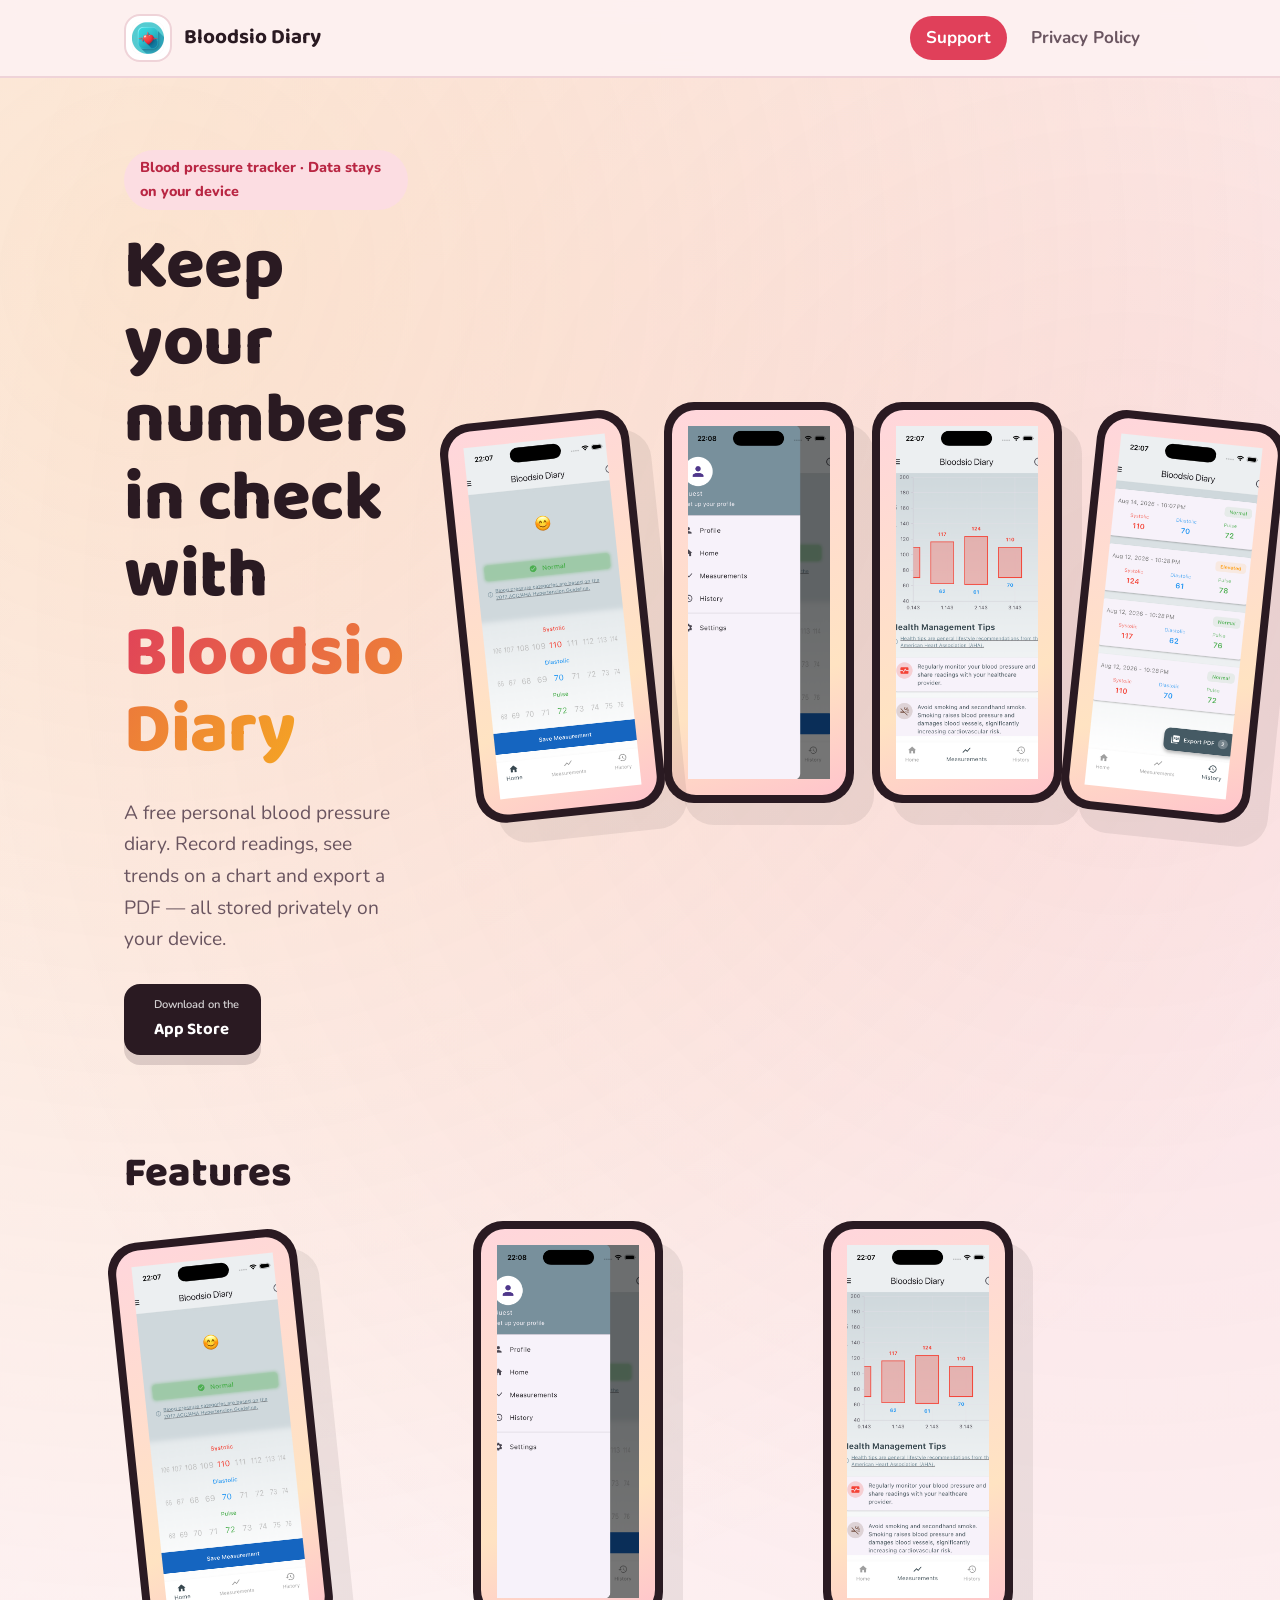
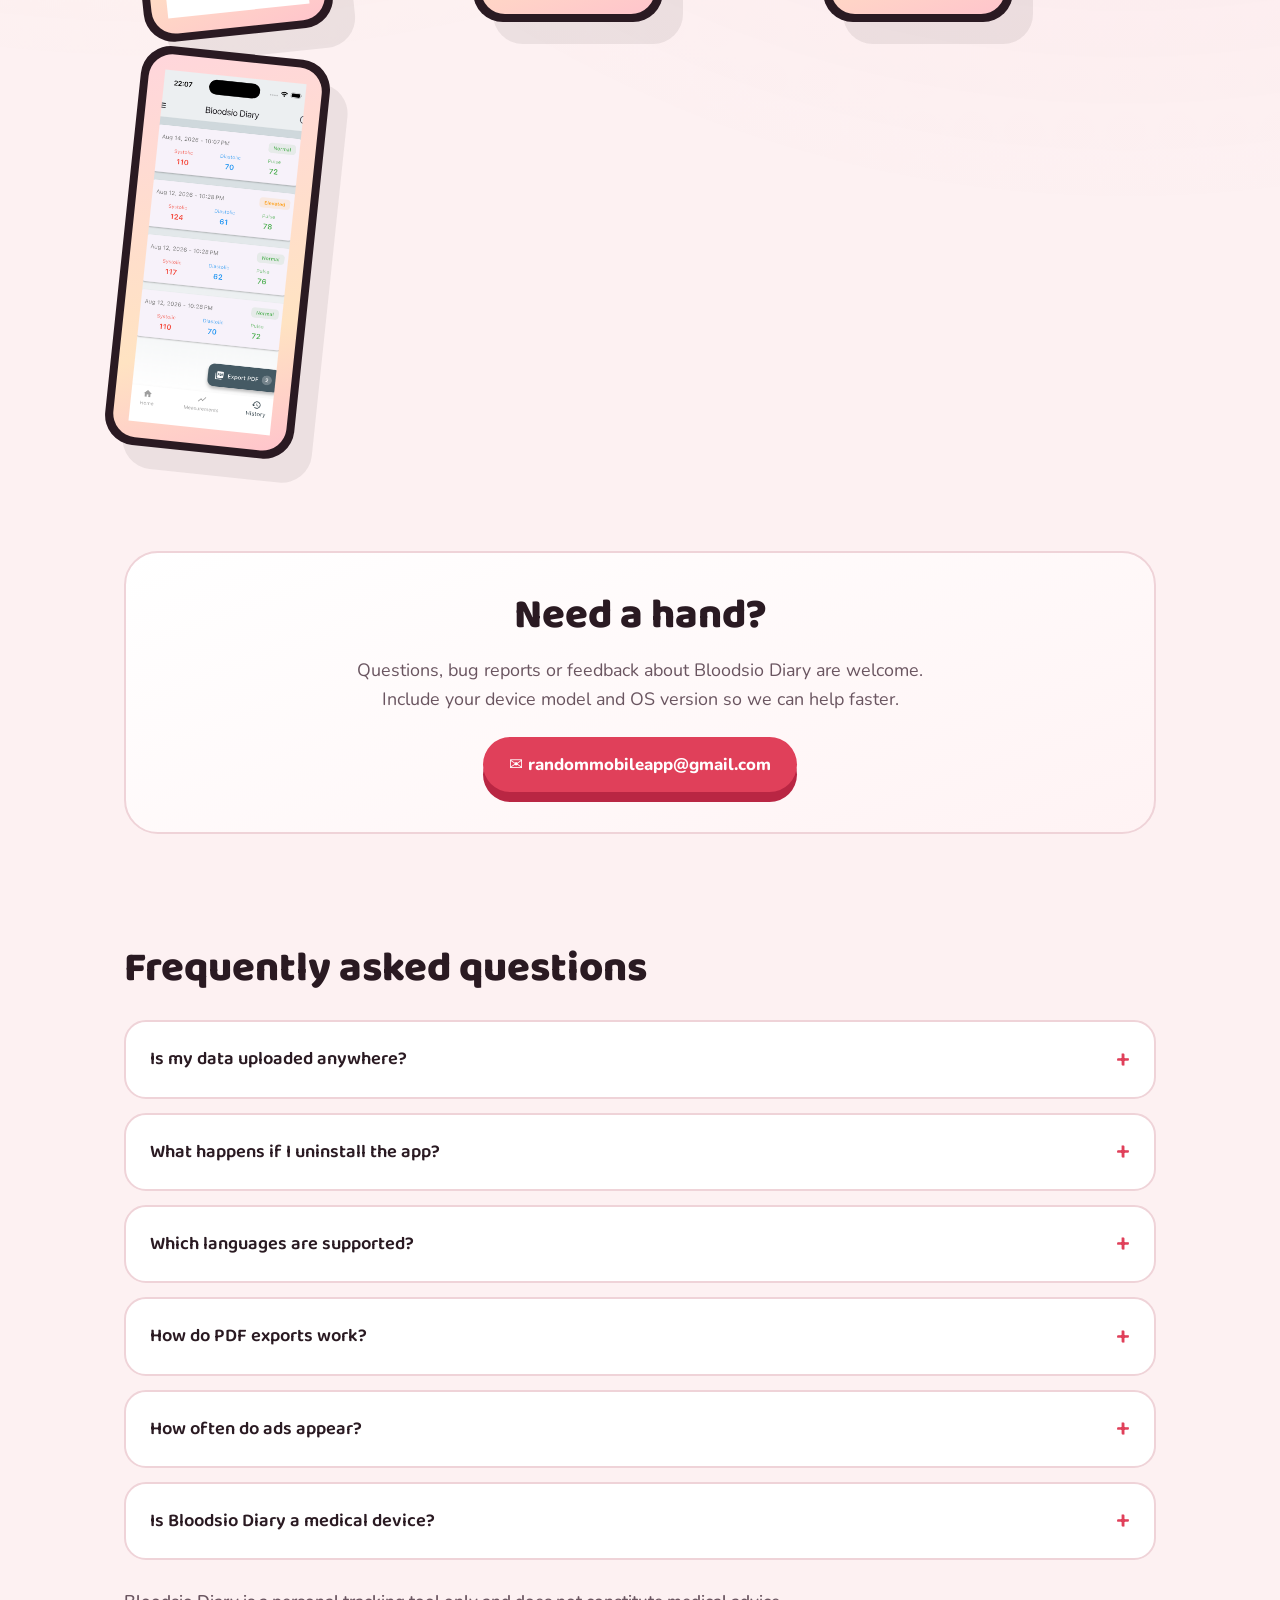
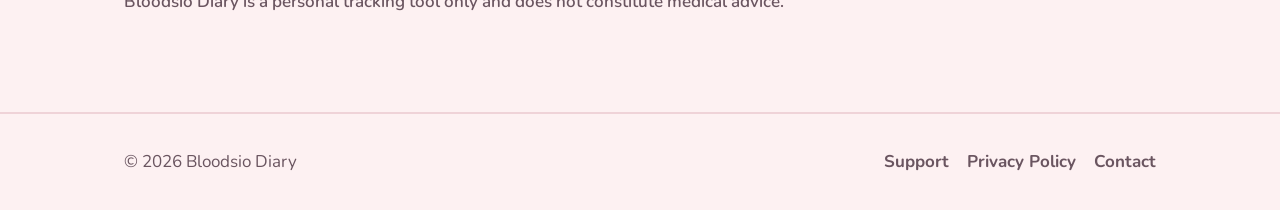
<file: index.html>
<!DOCTYPE html>
<html lang="en">
<head>
  <meta charset="UTF-8" />
  <meta name="viewport" content="width=device-width, initial-scale=1" />
  <title>Bloodsio Diary — Support</title>
  <meta name="description" content="Support and help for Bloodsio Diary, a free personal blood pressure tracking app. Contact us with questions, bug reports, or feedback." />
  <meta name="referrer" content="origin" />
  <meta property="og:title" content="Bloodsio Diary" />
  <meta property="og:type" content="website" />
  <meta property="og:description" content="Support and help for Bloodsio Diary." />
  <link rel="icon" type="image/svg+xml" href="/images/logo.svg" />
  <link rel="icon" type="image/png" sizes="32x32" href="/images/logo.png" />
  <link rel="preconnect" href="https://fonts.googleapis.com" />
  <link rel="preconnect" href="https://fonts.gstatic.com" crossorigin />
  <link href="https://fonts.googleapis.com/css2?family=Baloo+2:wght@500;600;700;800&family=Nunito:wght@400;600;700;800&display=swap" rel="stylesheet" />
  <link rel="stylesheet" href="styles.css" />
</head>
<body>
  <header class="site-header">
    <nav class="nav" aria-label="Primary">
      <a class="brand" href="index.html">
        <span class="logo"><img src="images/logo.png"></span>
        <span class="name">Bloodsio Diary</span>
      </a>
      <div class="nav-links">
        <a href="index.html" class="active">Support</a>
        <a href="privacy-policy.html">Privacy&nbsp;Policy</a>
      </div>
    </nav>
  </header>

  <main>
    <section class="hero">
      <div class="wrap hero-grid">
        <div>
          <span class="eyebrow">Blood pressure tracker · Data stays on your device</span>
          <h1>Keep your numbers in check with <span class="glaze">Bloodsio Diary</span></h1>
          <p class="lead">A free personal blood pressure diary. Record readings, see trends on a chart and export a PDF — all stored privately on your device.</p>
          <div class="badges">
            <!-- Replace href="#" with your store link -->
            <a class="store-badge" href="#" aria-label="Download the app">
              <span class="ico" aria-hidden="true"></span>
              <span><small>Download on the</small><b>App Store</b></span>
            </a>
          </div>
        </div>

        <div class="phones" aria-hidden="true">
          <!-- Replace the placeholder screens with your own screenshots:
               <div class="screen"><img src="images/screen-1.png" alt="Bloodsio Diary screen"></div> -->
          <div class="phone tilt-l">
            <div class="screen"><img src="images/screen-1.png" alt="Oynanış"></div>
          </div>
          <div class="phone">
            <div class="screen"><img src="images/screen-2.png" alt="Oynanış"></div>
          </div>
          <div class="phone">
            <div class="screen"><img src="images/screen-3.png" alt="Oynanış"></div>
          </div>
          <div class="phone tilt-r">
            <div class="screen"><img src="images/screen-4.png" alt="Oynanış"></div>
          </div>
        </div>
      </div>
    </section>

    <section class="section" id="features">
      <div class="wrap">
        <h2>Features</h2>
        <div class="info-grid">
          <div class="phone tilt-l">
            <div class="screen"><img src="images/screen-1.png" alt="Oynanış"></div>
          </div>
          <div class="phone">
            <div class="screen"><img src="images/screen-2.png" alt="Oynanış"></div>
          </div>
          <div class="phone">
            <div class="screen"><img src="images/screen-3.png" alt="Oynanış"></div>
          </div>
          <div class="phone tilt-r">
            <div class="screen"><img src="images/screen-4.png" alt="Oynanış"></div>
          </div>
        </div>
      </div>
    </section>

    <section class="section" id="support">
      <div class="wrap">
        <div class="card support-card">
          <h2>Need a hand?</h2>
          <p>Questions, bug reports or feedback about Bloodsio Diary are welcome. Include your device model and OS version so we can help faster.</p>
          <a class="contact-pill" href="mailto:randommobileapp@gmail.com">✉️ randommobileapp@gmail.com</a>
        </div>
      </div>
    </section>

    <section class="section" id="faq">
      <div class="wrap">
        <h2>Frequently asked questions</h2>
        <div class="faq">
          <details class="faq-item">
            <summary>Is my data uploaded anywhere?</summary>
            <div class="answer">No. All your measurements and profile information are stored exclusively on your device and are never sent to servers or third parties.</div>
          </details>
          <details class="faq-item">
            <summary>What happens if I uninstall the app?</summary>
            <div class="answer">Because there is no cloud backup, uninstalling or reinstalling the app permanently deletes your local data. It cannot be recovered.</div>
          </details>
          <details class="faq-item">
            <summary>Which languages are supported?</summary>
            <div class="answer">English, Turkish, Russian, German, French, Italian and Greek. The app follows your device's system language.</div>
          </details>
          <details class="faq-item">
            <summary>How do PDF exports work?</summary>
            <div class="answer">You get 2 free PDF exports per day. You can watch an ad to earn additional export credits.</div>
          </details>
          <details class="faq-item">
            <summary>How often do ads appear?</summary>
            <div class="answer">Full-screen ads appear approximately every 3–5 measurement saves. They help support development of the free app.</div>
          </details>
          <details class="faq-item">
            <summary>Is Bloodsio Diary a medical device?</summary>
            <div class="answer">No. It is a personal tracking tool only and does not constitute medical advice. Please consult a healthcare professional about your blood pressure.</div>
          </details>
        </div>
        <p class="reply-note" style="margin-top:28px">Bloodsio Diary is a personal tracking tool only and does not constitute medical advice.</p>
      </div>
    </section>
  </main>

  <footer class="site-footer">
    <div class="wrap footer-inner">
      <span>© <span id="year">2026</span> Bloodsio Diary</span>
      <nav aria-label="Footer">
        <a href="index.html">Support</a>
        <a href="privacy-policy.html">Privacy Policy</a>
        <a href="mailto:randommobileapp@gmail.com">Contact</a>
      </nav>
    </div>
  </footer>

  <script>document.getElementById("year").textContent = new Date().getFullYear();</script>
</body>
</html>
</file>
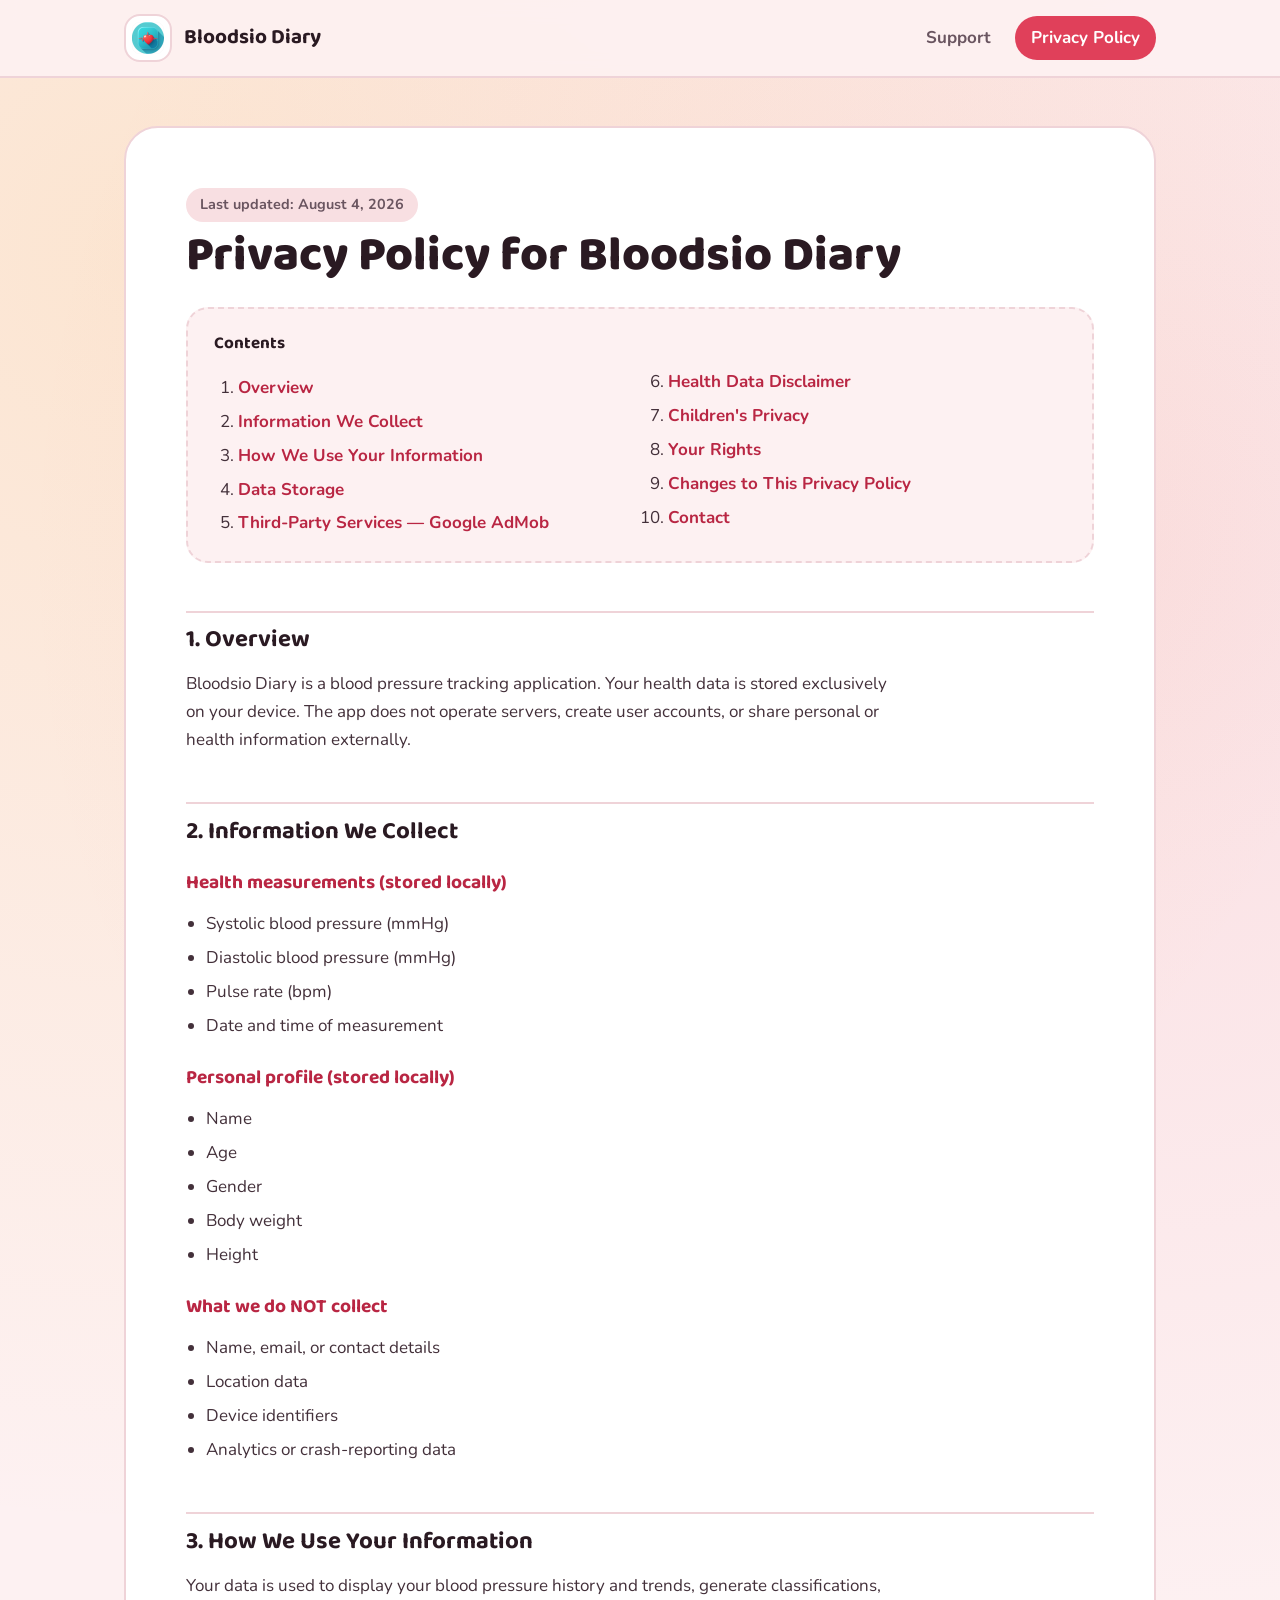
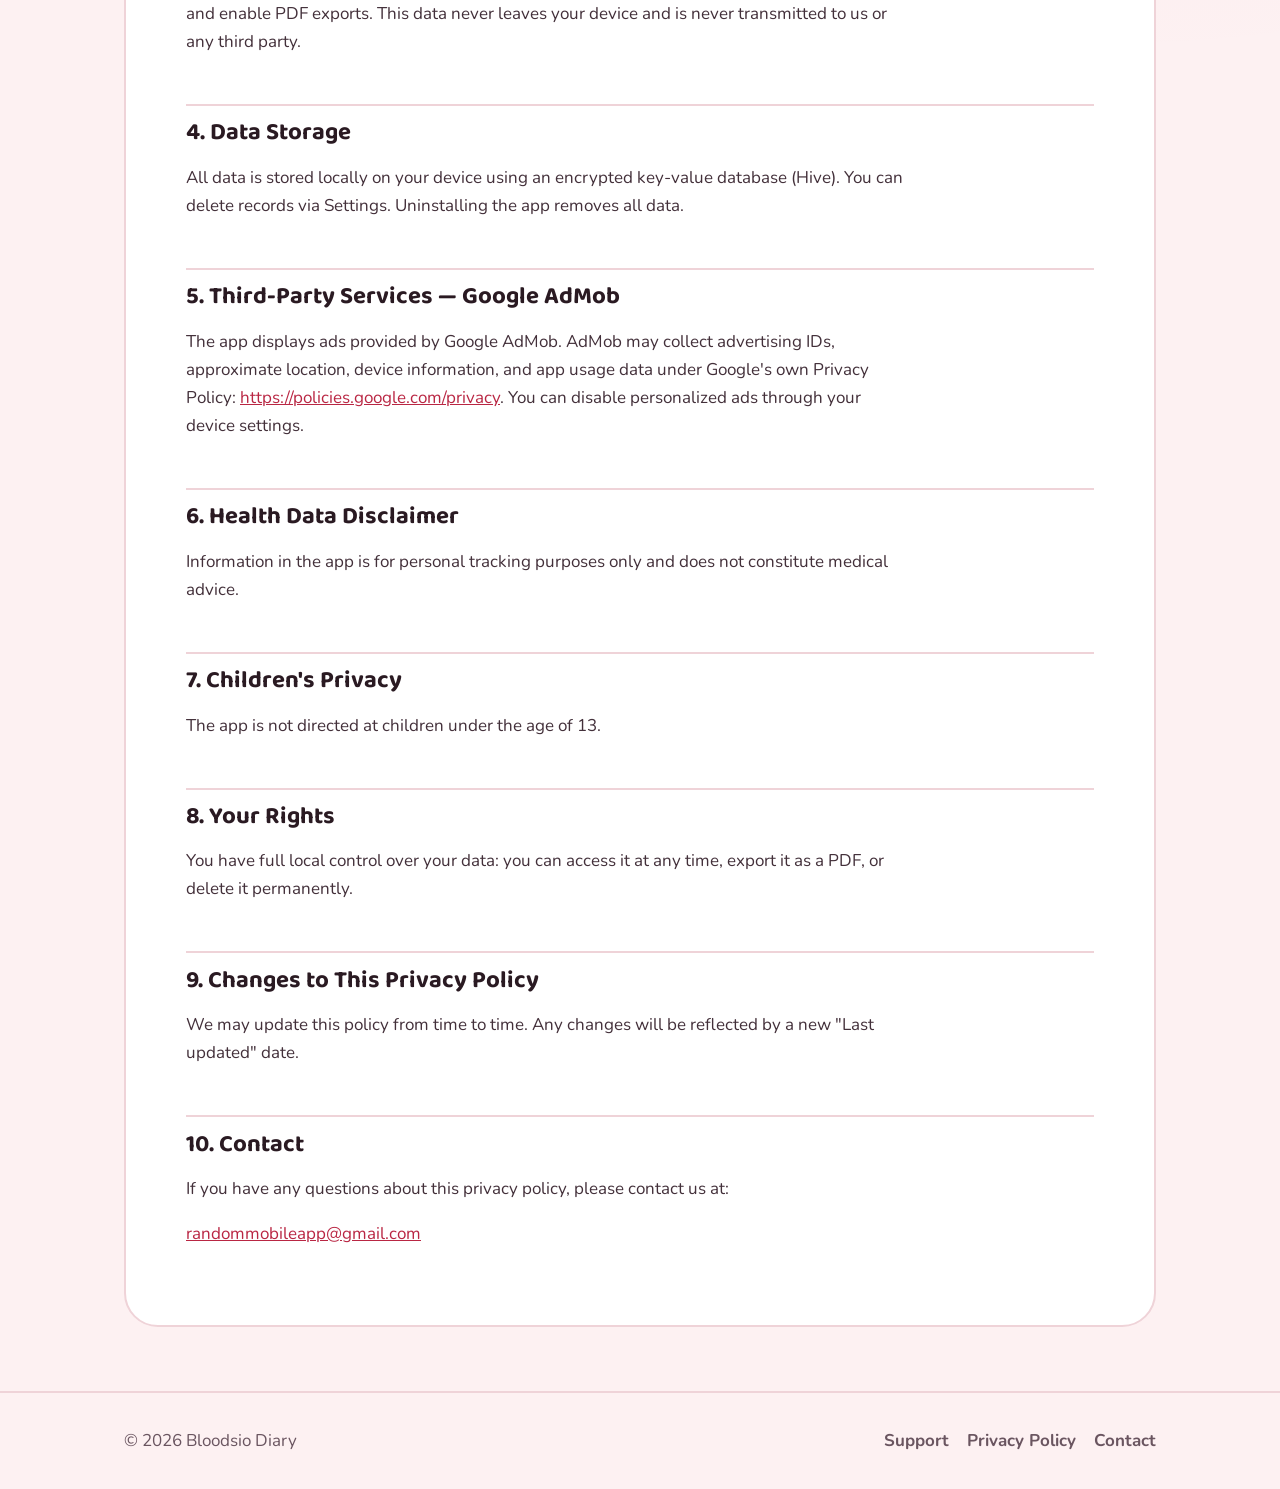
<file: privacy-policy.html>
<!DOCTYPE html>
<html lang="en">
<head>
  <meta charset="UTF-8" />
  <meta name="viewport" content="width=device-width, initial-scale=1" />
  <title>Bloodsio Diary — Privacy Policy</title>
  <meta name="description" content="Privacy Policy for Bloodsio Diary, a blood pressure tracking app that stores data only on your device." />
  <meta name="referrer" content="origin" />
  <meta property="og:title" content="Bloodsio Diary - Privacy Policy" />
  <meta property="og:type" content="website" />
  <meta property="og:description" content="Privacy Policy for Bloodsio Diary" />
  <link rel="icon" type="image/svg+xml" href="/images/logo.svg" />
  <link rel="icon" type="image/png" sizes="32x32" href="/images/logo.png" />
  <link rel="preconnect" href="https://fonts.googleapis.com" />
  <link rel="preconnect" href="https://fonts.gstatic.com" crossorigin />
  <link href="https://fonts.googleapis.com/css2?family=Baloo+2:wght@500;600;700;800&family=Nunito:wght@400;600;700;800&display=swap" rel="stylesheet" />
  <link rel="stylesheet" href="styles.css" />
</head>
<body>
  <header class="site-header">
    <nav class="nav" aria-label="Primary">
      <a class="brand" href="index.html">
        <span class="logo"><img src="images/logo.png"></span>
        <span class="name">Bloodsio Diary</span>
      </a>
      <div class="nav-links">
        <a href="index.html">Support</a>
        <a href="privacy-policy.html" class="active">Privacy&nbsp;Policy</a>
      </div>
    </nav>
  </header>

  <main class="doc">
    <div class="wrap">
      <article class="card">
        <span class="updated">Last updated: August 4, 2026</span>
        <h1>Privacy Policy for Bloodsio Diary</h1>

        <nav class="toc" aria-label="Contents">
          <strong>Contents</strong>
          <ol>
            <li><a href="#s1">Overview</a></li>
            <li><a href="#s2">Information We Collect</a></li>
            <li><a href="#s3">How We Use Your Information</a></li>
            <li><a href="#s4">Data Storage</a></li>
            <li><a href="#s5">Third-Party Services — Google AdMob</a></li>
            <li><a href="#s6">Health Data Disclaimer</a></li>
            <li><a href="#s7">Children's Privacy</a></li>
            <li><a href="#s8">Your Rights</a></li>
            <li><a href="#s9">Changes to This Privacy Policy</a></li>
            <li><a href="#s10">Contact</a></li>
          </ol>
        </nav>

        <h2 id="s1">1. Overview</h2>
        <p>Bloodsio Diary is a blood pressure tracking application. Your health data is stored exclusively on your device. The app does not operate servers, create user accounts, or share personal or health information externally.</p>

        <h2 id="s2">2. Information We Collect</h2>
        <h3>Health measurements (stored locally)</h3><ul><li>Systolic blood pressure (mmHg)</li><li>Diastolic blood pressure (mmHg)</li><li>Pulse rate (bpm)</li><li>Date and time of measurement</li></ul>
        <h3>Personal profile (stored locally)</h3><ul><li>Name</li><li>Age</li><li>Gender</li><li>Body weight</li><li>Height</li></ul>
        <h3>What we do NOT collect</h3><ul><li>Name, email, or contact details</li><li>Location data</li><li>Device identifiers</li><li>Analytics or crash-reporting data</li></ul>

        <h2 id="s3">3. How We Use Your Information</h2>
        <p>Your data is used to display your blood pressure history and trends, generate classifications, and enable PDF exports. This data never leaves your device and is never transmitted to us or any third party.</p>

        <h2 id="s4">4. Data Storage</h2>
        <p>All data is stored locally on your device using an encrypted key-value database (Hive). You can delete records via Settings. Uninstalling the app removes all data.</p>

        <h2 id="s5">5. Third-Party Services — Google AdMob</h2>
        <p>The app displays ads provided by Google AdMob. AdMob may collect advertising IDs, approximate location, device information, and app usage data under Google's own Privacy Policy: <a href="https://policies.google.com/privacy" target="_blank" rel="noopener">https://policies.google.com/privacy</a>. You can disable personalized ads through your device settings.</p>

        <h2 id="s6">6. Health Data Disclaimer</h2>
        <p>Information in the app is for personal tracking purposes only and does not constitute medical advice.</p>

        <h2 id="s7">7. Children's Privacy</h2>
        <p>The app is not directed at children under the age of 13.</p>

        <h2 id="s8">8. Your Rights</h2>
        <p>You have full local control over your data: you can access it at any time, export it as a PDF, or delete it permanently.</p>

        <h2 id="s9">9. Changes to This Privacy Policy</h2>
        <p>We may update this policy from time to time. Any changes will be reflected by a new "Last updated" date.</p>

        <h2 id="s10">10. Contact</h2>
        <p>If you have any questions about this privacy policy, please contact us at:</p>
        <p><a href="mailto:randommobileapp@gmail.com">randommobileapp@gmail.com</a></p>
      </article>
    </div>
  </main>

  <footer class="site-footer">
    <div class="wrap footer-inner">
      <span>© <span id="year">2026</span> Bloodsio Diary</span>
      <nav aria-label="Footer">
        <a href="index.html">Support</a>
        <a href="privacy-policy.html">Privacy Policy</a>
        <a href="mailto:randommobileapp@gmail.com">Contact</a>
      </nav>
    </div>
  </footer>

  <script>document.getElementById("year").textContent = new Date().getFullYear();</script>
</body>
</html>
</file>
<file: styles.css>
/* ============================================================
   Bloodsio Diary — shared styles
   Health theme: soft rose, heart red, amber
   ============================================================ */

:root {
  --sky: #fdf1f2;
  --sky-deep: #f8dfe2;
  --card: #ffffff;
  --accent: #e0405a;
  --accent-deep: #b92643;
  --sun: #f5a623;
  --navy: #2a1a22;
  --navy-soft: #6a5560;
  --tint: #fcdde2;
  --line: #efd3d8;
  --shadow: 20px 22px 0 rgba(42, 26, 34, 0.08);
  --radius-lg: 34px;
  --radius-md: 22px;
  --maxw: 1080px;
  --font-display: "Baloo 2", system-ui, sans-serif;
  --font-body: "Nunito", system-ui, sans-serif;
}

* { box-sizing: border-box; }
html { scroll-behavior: smooth; }

body {
  margin: 0;
  font-family: var(--font-body);
  color: var(--navy);
  background-color: var(--sky);
  background-image:
    radial-gradient(circle at 12% 8%, rgba(245, 166, 35, 0.16), transparent 42%),
    radial-gradient(circle at 88% 18%, rgba(224, 64, 90, 0.10), transparent 40%);
  line-height: 1.65;
  font-size: 17px;
  -webkit-font-smoothing: antialiased;
}

h1, h2, h3 {
  font-family: var(--font-display);
  color: var(--navy);
  line-height: 1.1;
  margin: 0 0 0.4em;
}

a { color: var(--accent-deep); }

.wrap { max-width: var(--maxw); margin: 0 auto; padding: 0 24px; }

/* -------- Header / nav -------- */
.site-header {
  position: sticky;
  top: 0;
  z-index: 50;
  background: rgba(253, 241, 242, 0.9);
  backdrop-filter: blur(10px);
  border-bottom: 2px solid var(--line);
}
.nav {
  display: flex;
  align-items: center;
  justify-content: space-between;
  gap: 16px;
  padding: 14px 24px;
  max-width: var(--maxw);
  margin: 0 auto;
}
.brand {
  display: inline-flex;
  align-items: center;
  gap: 12px;
  text-decoration: none;
  color: var(--navy);
  font-family: var(--font-display);
  font-weight: 700;
  font-size: 1.3rem;
}
.logo {
  flex: 0 0 auto;
  width: 48px; height: 48px; border-radius: 16px;
  display: grid; place-items: center; font-size: 28px;
  background: var(--card); border: 2px solid var(--line);
  overflow: hidden;
}
.logo img { width: 100%; height: 100%; object-fit: contain; display: block; padding: 6px; }
.nav-links { display: flex; gap: 8px; align-items: center; }
.nav-links a {
  text-decoration: none;
  color: var(--navy-soft);
  font-weight: 700;
  padding: 8px 16px;
  border-radius: 999px;
  transition: background 0.15s, color 0.15s;
}
.nav-links a:hover { background: var(--tint); color: var(--accent-deep); }
.nav-links a.active { background: var(--accent); color: #fff; }

/* -------- Hero -------- */
.hero { padding: 72px 0 40px; }
.hero-grid {
  display: grid;
  grid-template-columns: 1.05fr 0.95fr;
  gap: 48px;
  align-items: center;
}
.eyebrow {
  display: inline-block;
  background: var(--tint);
  color: var(--accent-deep);
  font-weight: 800;
  padding: 6px 16px;
  border-radius: 999px;
  font-size: 0.9rem;
  margin-bottom: 18px;
}
.hero h1 {
  font-size: clamp(2.6rem, 6vw, 4.4rem);
  font-weight: 800;
  letter-spacing: -0.5px;
}
.hero h1 .glaze {
  background: linear-gradient(120deg, var(--accent), var(--sun));
  -webkit-background-clip: text;
  background-clip: text;
  color: transparent;
}
.hero p.lead {
  font-size: 1.2rem;
  color: var(--navy-soft);
  max-width: 46ch;
  margin: 10px 0 28px;
}
.badges { display: flex; flex-wrap: wrap; gap: 14px; }
.store-badge {
  display: inline-flex;
  align-items: center;
  gap: 12px;
  background: var(--navy);
  color: #fff;
  text-decoration: none;
  padding: 12px 22px 12px 18px;
  border-radius: 16px;
  font-weight: 700;
  box-shadow: 0 10px 0 rgba(42, 26, 34, 0.15);
  transition: transform 0.12s, box-shadow 0.12s;
}
.store-badge:hover { transform: translateY(3px); box-shadow: 0 7px 0 rgba(42, 26, 34, 0.15); }
.store-badge small { display: block; font-size: 0.7rem; font-weight: 600; opacity: 0.8; }
.store-badge b { font-family: var(--font-display); font-size: 1.05rem; }
.store-badge .ico { font-size: 1.6rem; }

/* Phone mockups */
.phones { position: relative; display: flex; justify-content: center; gap: 18px; }
.phone {
  width: 190px;
  aspect-ratio: 9 / 19;
  background: var(--navy);
  border-radius: 30px;
  padding: 8px;
  box-shadow: var(--shadow);
}
.phone .screen {
  width: 100%;
  height: 100%;
  border-radius: 24px;
  overflow: hidden;
  background: linear-gradient(160deg, #ffd6dc, #ffe3c2 70%, #ffc4cc);
  display: grid;
  place-items: center;
  text-align: center;
  color: var(--navy);
  padding: 16px;
}
.phone .screen img { width: 100%; height: 100%; object-fit: cover; }
.phone .screen .ph-emoji { font-size: 2.4rem; margin-bottom: 8px; }
.phone .screen .ph-note { font-size: 0.78rem; font-weight: 700; color: var(--navy-soft); }
.phone.tilt-l { transform: rotate(-6deg) translateY(14px); }
.phone.tilt-r { transform: rotate(6deg) translateY(14px); }

/* -------- Sections -------- */
.section { padding: 56px 0; }
.section h2 { font-size: clamp(1.9rem, 4vw, 2.6rem); font-weight: 800; }

.card {
  background: var(--card);
  border: 2px solid var(--line);
  border-radius: var(--radius-lg);
  padding: 40px;
}

.support-card {
  background: linear-gradient(160deg, var(--card), #fff3f4);
  text-align: center;
}
.support-card p { font-size: 1.12rem; color: var(--navy-soft); max-width: 52ch; margin: 0 auto 22px; }
.contact-pill {
  display: inline-flex;
  align-items: center;
  gap: 10px;
  background: var(--accent);
  color: #fff;
  text-decoration: none;
  font-weight: 800;
  padding: 14px 26px;
  border-radius: 999px;
  font-size: 1.05rem;
  box-shadow: 0 10px 0 var(--accent-deep);
  transition: transform 0.12s, box-shadow 0.12s;
}
.contact-pill:hover { transform: translateY(3px); box-shadow: 0 7px 0 var(--accent-deep); }
.reply-note { margin-top: 26px; margin-bottom: 0; color: var(--navy-soft); font-weight: 600; }

/* App info */
.info-grid {
  display: grid;
  grid-template-columns: repeat(3, 1fr);
  gap: 16px;
  margin-top: 24px;
}
.info-item {
  background: var(--card);
  border: 2px solid var(--line);
  border-radius: var(--radius-md);
  padding: 20px 24px;
}
.info-item small {
  display: block;
  color: var(--navy-soft);
  font-weight: 800;
  text-transform: uppercase;
  letter-spacing: 0.06em;
  font-size: 0.75rem;
}
.info-item b { font-family: var(--font-display); font-size: 1.2rem; }

/* FAQ */
.faq { display: grid; gap: 14px; margin-top: 28px; }
details.faq-item {
  background: var(--card);
  border: 2px solid var(--line);
  border-radius: var(--radius-md);
  padding: 4px 24px;
  transition: border-color 0.15s;
}
details.faq-item[open] { border-color: var(--accent); }
details.faq-item summary {
  list-style: none;
  cursor: pointer;
  font-family: var(--font-display);
  font-weight: 600;
  font-size: 1.15rem;
  padding: 18px 0;
  display: flex;
  justify-content: space-between;
  align-items: center;
  gap: 16px;
}
details.faq-item summary::-webkit-details-marker { display: none; }
details.faq-item summary::after {
  content: "+";
  font-size: 1.6rem;
  color: var(--accent);
  transition: transform 0.2s;
  line-height: 1;
}
details.faq-item[open] summary::after { transform: rotate(45deg); }
details.faq-item .answer { padding: 0 0 20px; color: var(--navy-soft); }

.thanks { text-align: center; font-family: var(--font-display); font-size: 1.4rem; font-weight: 700; color: var(--accent-deep); }

/* -------- Privacy policy document -------- */
.doc { padding: 48px 0 24px; }
.doc .card { padding: clamp(28px, 5vw, 60px); }
.doc h1 { font-size: clamp(2rem, 5vw, 3rem); font-weight: 800; }
.doc .updated {
  display: inline-block;
  background: var(--sky-deep);
  color: var(--navy-soft);
  font-weight: 700;
  padding: 5px 14px;
  border-radius: 999px;
  font-size: 0.9rem;
  margin-bottom: 8px;
}
.doc h2 {
  font-size: 1.5rem;
  font-weight: 700;
  margin-top: 2em;
  padding-top: 0.6em;
  border-top: 2px solid var(--line);
}
.doc h3 { font-size: 1.2rem; font-weight: 700; margin-top: 1.4em; color: var(--accent-deep); }
.doc p, .doc li { color: #43303a; max-width: 72ch; }
.doc ul { padding-left: 1.2em; }
.doc li { margin: 0.35em 0; }
.doc a { word-break: break-word; }
.toc {
  background: var(--sky);
  border: 2px dashed var(--line);
  border-radius: var(--radius-md);
  padding: 20px 26px;
  margin: 24px 0 8px;
}
.toc strong { font-family: var(--font-display); }
.toc ol { margin: 10px 0 0; padding-left: 1.4em; columns: 2; column-gap: 32px; }
.toc a { text-decoration: none; font-weight: 700; }
.toc a:hover { text-decoration: underline; }

/* -------- Footer -------- */
.site-footer {
  border-top: 2px solid var(--line);
  margin-top: 40px;
  padding: 34px 0;
  color: var(--navy-soft);
}
.footer-inner {
  display: flex;
  flex-wrap: wrap;
  justify-content: space-between;
  align-items: center;
  gap: 16px;
}
.footer-inner nav { display: flex; gap: 18px; }
.footer-inner a { color: var(--navy-soft); text-decoration: none; font-weight: 700; }
.footer-inner a:hover { color: var(--accent-deep); }

/* -------- Responsive -------- */
@media (max-width: 820px) {
  .hero-grid { grid-template-columns: 1fr; gap: 32px; }
  .phones { order: -1; }
  .phone { width: 150px; }
  .nav-links a { padding: 8px 12px; }
  .toc ol { columns: 1; }
  .info-grid { grid-template-columns: 1fr; }
}
@media (max-width: 480px) {
  body { font-size: 16px; }
  .brand span.name { display: none; }
  .phone.tilt-l, .phone.tilt-r { transform: none; }
  .phones { flex-wrap: wrap; }
  .card { padding: 28px 20px; }
  .contact-pill {
    max-width: 100%;
    font-size: 0.95rem;
    padding: 14px 20px;
    word-break: break-word;
    text-align: center;
  }
}

@media (prefers-reduced-motion: reduce) {
  * { scroll-behavior: auto; transition: none !important; }
}

:focus-visible { outline: 3px solid var(--sun); outline-offset: 3px; border-radius: 6px; }
</file>
